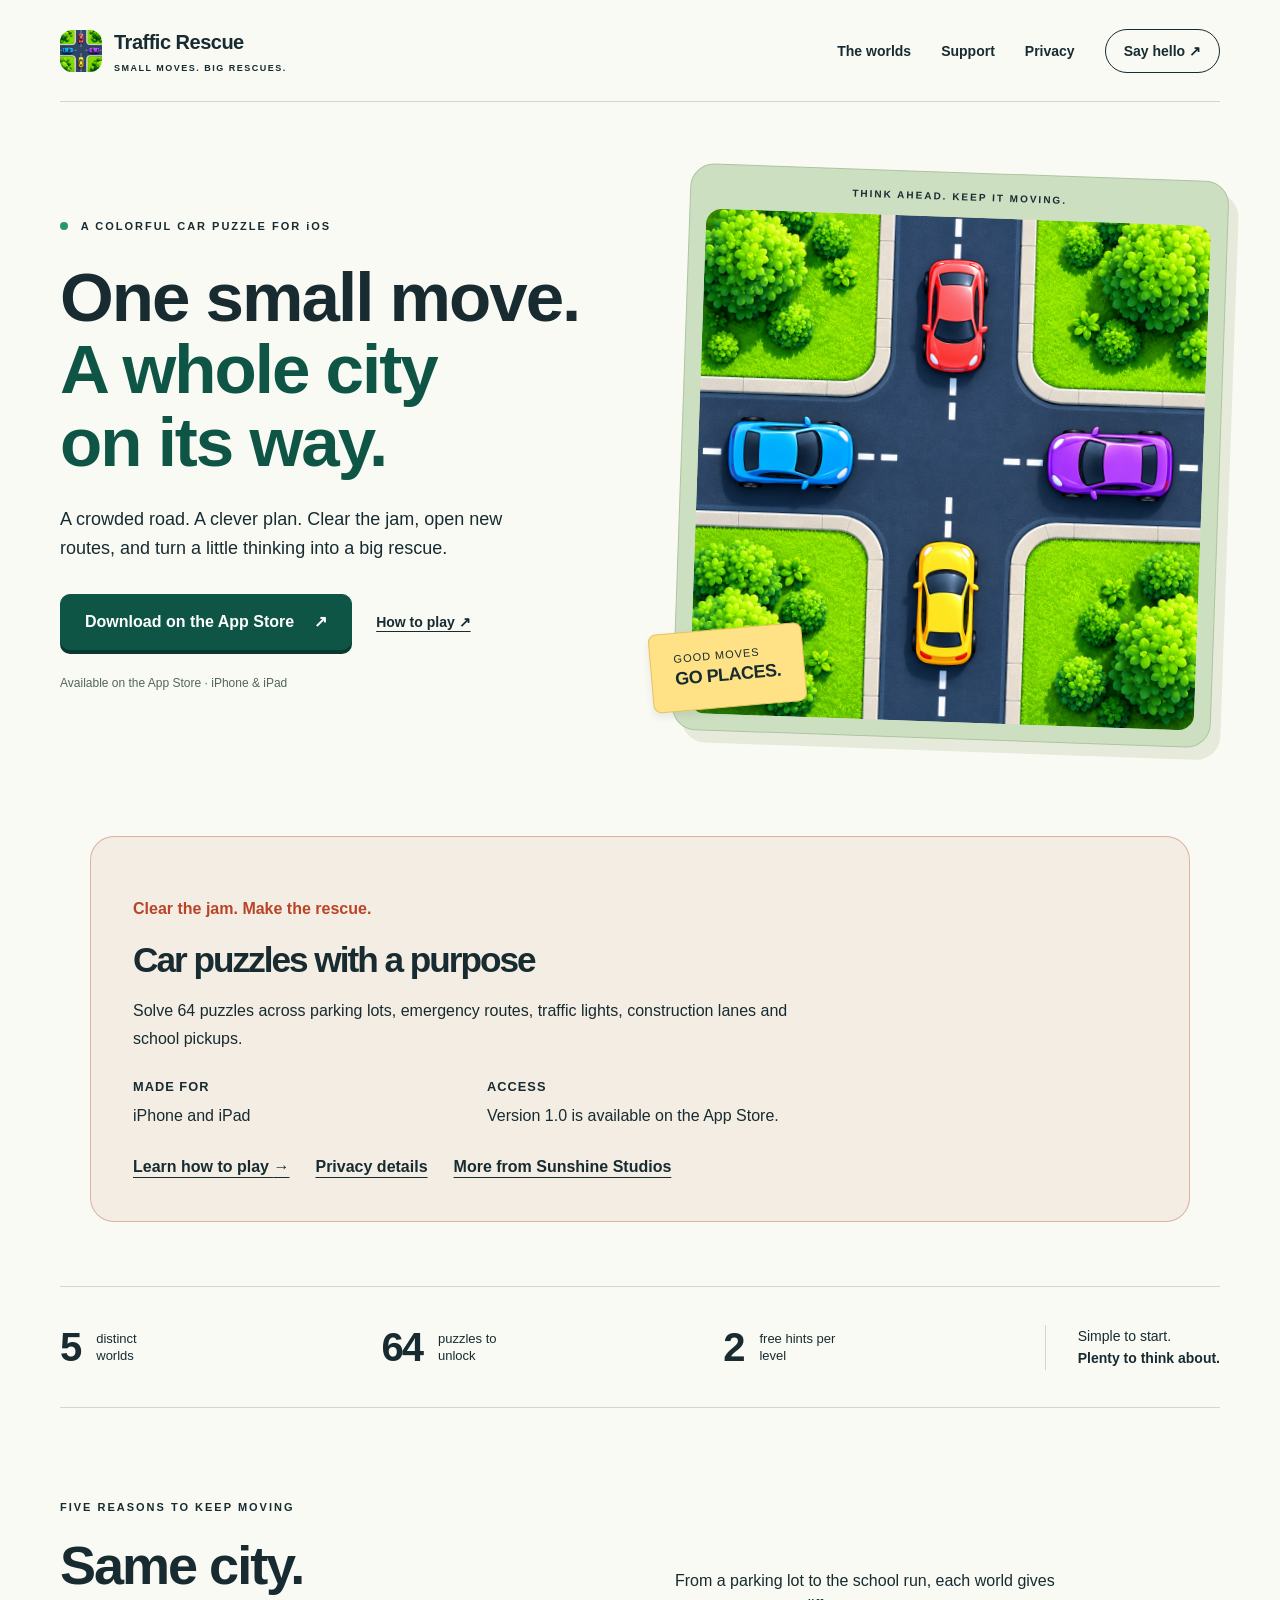
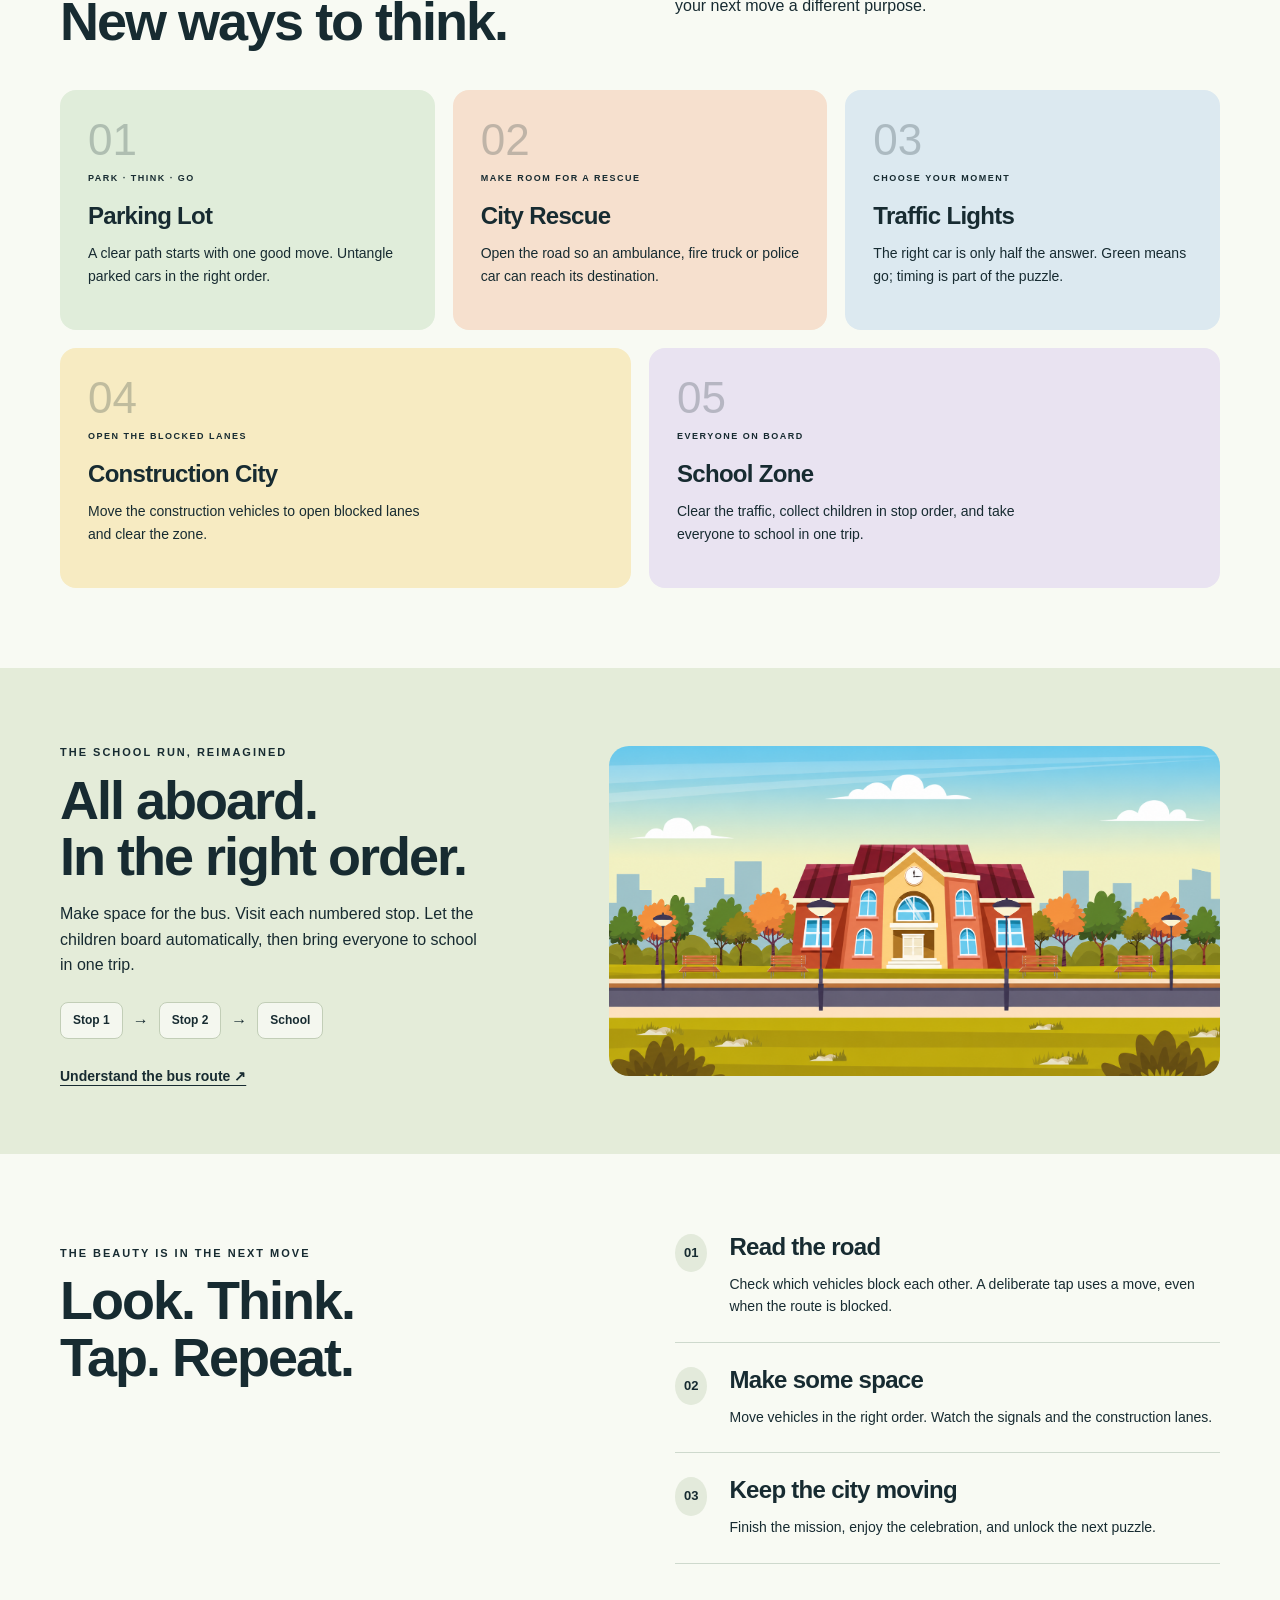
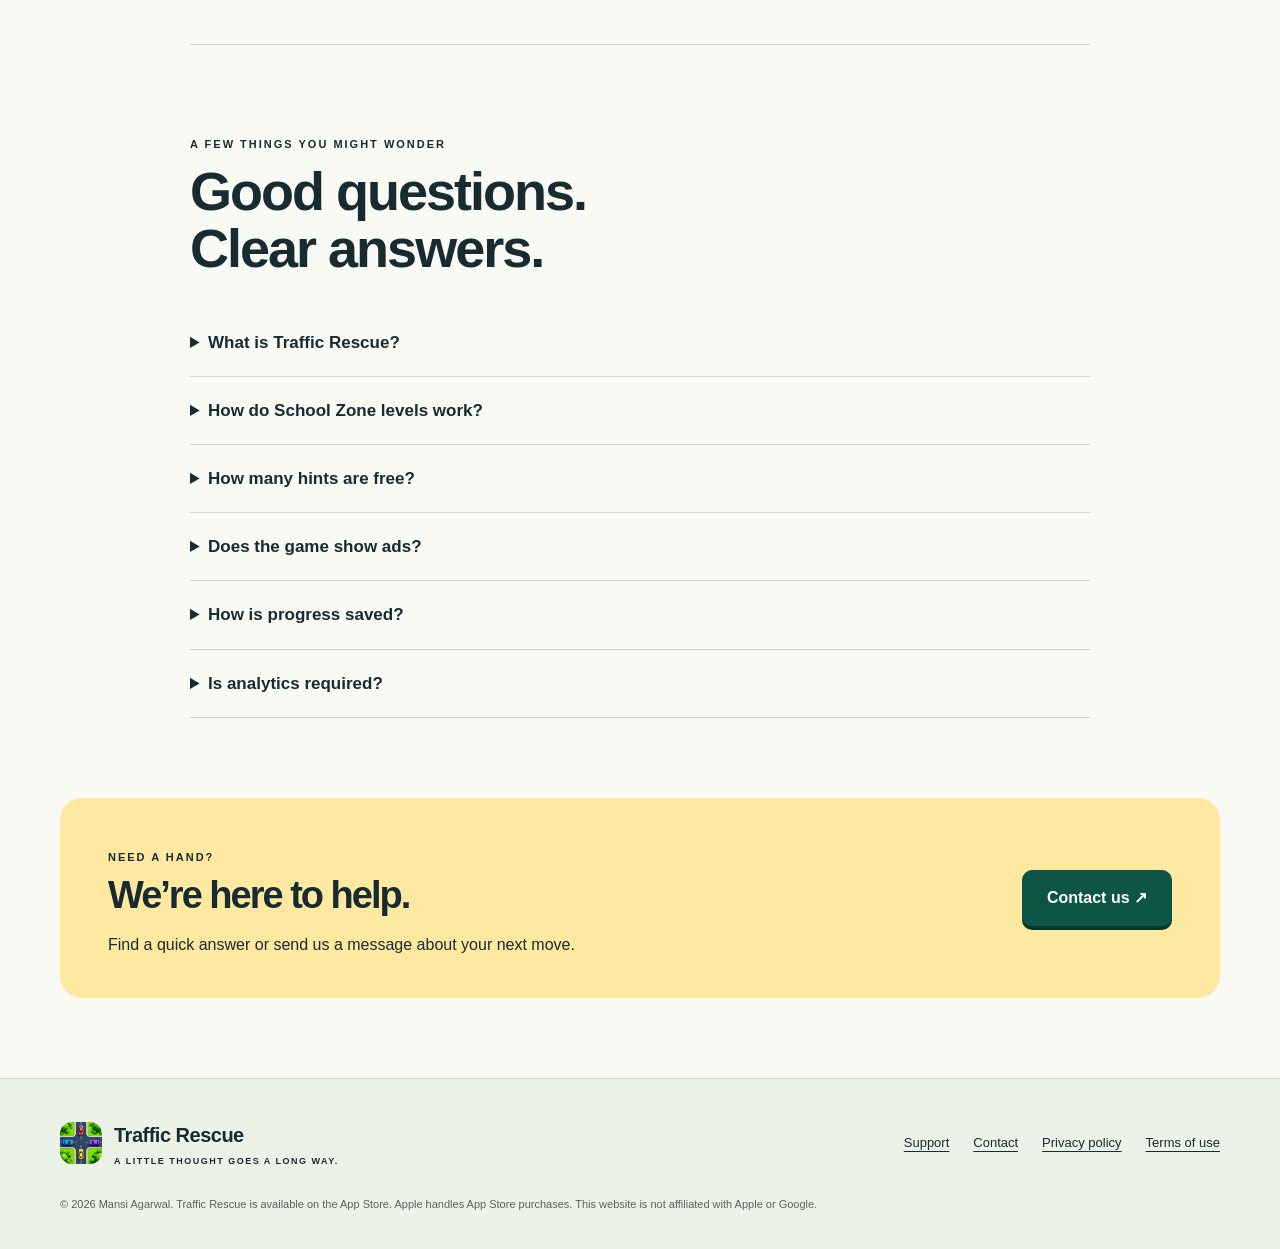
<file: index.html>
<!DOCTYPE html>

<html lang="en"><head><meta charset="utf-8"/><meta content="width=device-width,initial-scale=1" name="viewport"/><title>Traffic Rescue - Car Puzzles &amp; Parking Jam Game for iPhone</title><meta content="Discover Traffic Rescue: 64 colorful car puzzles across parking lots, city rescues, traffic lights, construction lanes and school bus pickups." name="description"/><meta content="#eef5e9" name="theme-color"/><meta content="index,follow" name="robots"/><meta content="website" property="og:type"/><meta content="Traffic Rescue - Car Puzzles &amp; Parking Jam Game for iPhone" property="og:title"/><meta content="Discover Traffic Rescue: 64 colorful car puzzles across parking lots, city rescues, traffic lights, construction lanes and school bus pickups." property="og:description"/><meta content="summary_large_image" name="twitter:card"/><link href="assets/traffic-icon.png" rel="icon"/><link href="assets/site.css" rel="stylesheet"/><script type="application/ld+json">{
  "@context": "https://schema.org",
  "@graph": [
    {
      "@type": "MobileApplication",
      "downloadUrl": "https://apps.apple.com/app/id6821971704",
      "softwareVersion": "1.0",
      "name": "Traffic Rescue",
      "applicationCategory": "GameApplication",
      "operatingSystem": "iOS",
      "description": "An iOS traffic puzzle game with five worlds and 64 levels, including parking, city rescues, traffic signals, construction lanes and school bus pickups.",
      "inLanguage": [
        "en",
        "ja",
        "de",
        "fr",
        "es",
        "pt-BR"
      ]
    },
    {
      "@type": "FAQPage",
      "mainEntity": [
        {
          "@type": "Question",
          "name": "What is Traffic Rescue?",
          "acceptedAnswer": {
            "@type": "Answer",
            "text": "Traffic Rescue is an iOS car puzzle game with five worlds and 64 levels. Move vehicles in the right order, work around obstacles, and open a route through the city."
          }
        },
        {
          "@type": "Question",
          "name": "How do School Zone levels work?",
          "acceptedAnswer": {
            "@type": "Answer",
            "text": "Clear the other traffic first. Tap the bus to visit the next numbered stop. Children board automatically, and the bus waits for the next tap. After the final pickup, one last tap takes everyone to school."
          }
        },
        {
          "@type": "Question",
          "name": "How many hints are free?",
          "acceptedAnswer": {
            "@type": "Answer",
            "text": "Each level includes two free hints. Replaying does not refill them. After that, you can choose to watch a rewarded ad for one extra hint. No coins are deducted."
          }
        },
        {
          "@type": "Question",
          "name": "Does the game show ads?",
          "acceptedAnswer": {
            "@type": "Answer",
            "text": "Free play includes optional rewarded ads for extra hints and an interstitial may appear after every third completed level. The one-time Lifetime Pro purchase removes both ad formats. Pro players receive two free hints per level; extra Pro hints cost 50 earned coins, with confirmation before spending."
          }
        },
        {
          "@type": "Question",
          "name": "How is progress saved?",
          "acceptedAnswer": {
            "@type": "Answer",
            "text": "Progress is saved locally. In Settings, Sync merges progress with your private iCloud save; Restore retrieves it. Use the same iCloud account on both devices. Last synced and Last restored update after successful server operations. A network connection and available iCloud storage are required."
          }
        },
        {
          "@type": "Question",
          "name": "Is analytics required?",
          "acceptedAnswer": {
            "@type": "Answer",
            "text": "Firebase Analytics starts automatically to measure gameplay and technical usage. The app has no analytics switch. Analytics advertising consent remains disabled; AdMob consent and tracking permission are handled separately. Read the privacy policy for details."
          }
        }
      ]
    }
  ]
}</script><script defer="" src="assets/site.js"></script><link href="https://themansigoel.github.io/traffic-rescue-web/" rel="canonical"/><meta content="https://themansigoel.github.io/traffic-rescue-web/" property="og:url"/><meta content="https://themansigoel.github.io/traffic-rescue-web/assets/traffic-icon.png" property="og:image"/><meta content="Traffic Rescue - Car Puzzles &amp; Parking Jam Game for iPhone" name="twitter:title"/><link href="site-polish.css" rel="stylesheet"/></head><body><a class="skip" href="#main">Skip to content</a><header class="wrap"><a class="brand" href="index.html"><img alt="" height="42" src="assets/traffic-icon.png" width="42"/><span>Traffic Rescue<span class="brand-note">SMALL MOVES. BIG RESCUES.</span></span></a><button aria-controls="navigation" aria-expanded="false" class="nav-toggle">Menu</button><nav aria-label="Main navigation" id="navigation"><a href="index.html#worlds">The worlds</a><a href="support.html">Support</a><a href="privacy.html">Privacy</a><a class="nav-contact" href="contact.html">Say hello <span aria-hidden="true">↗</span></a></nav></header><main id="main"><section class="wrap hero"><div class="hero-copy"><p class="eyebrow"><span class="dot"></span> A COLORFUL CAR PUZZLE FOR iOS</p><h1>One small move.<br/><em>A whole city<br/>on its way.</em></h1><p class="lead">A crowded road. A clever plan. Clear the jam, open new routes, and turn a little thinking into a big rescue.</p><div class="actions"><a class="button primary" href="https://apps.apple.com/app/id6821971704">Download on the App Store <span aria-hidden="true">↗</span></a><a class="text-link" href="support.html">How to play ↗</a></div><p class="release">Available on the App Store · iPhone &amp; iPad</p></div><div class="hero-art"><div class="art-label">THINK AHEAD. KEEP IT MOVING.</div><img alt="Four colorful cars facing different directions on intersecting roads with dashed white lane markings" decoding="async" fetchpriority="high" height="1024" loading="eager" src="assets/traffic-icon.png" width="1024"/><span class="art-sticker">GOOD MOVES<br/><strong>GO PLACES.</strong></span></div></section><section aria-labelledby="app-summary-title" class="studio-app-summary"><p class="studio-eyebrow">Clear the jam. Make the rescue.</p><h2 id="app-summary-title">Car puzzles with a purpose</h2><p>Solve 64 puzzles across parking lots, emergency routes, traffic lights, construction lanes and school pickups.</p><dl><div><dt>Made for</dt><dd>iPhone and iPad</dd></div><div><dt>Access</dt><dd>Version 1.0 is available on the App Store.</dd></div></dl><div class="studio-summary-links"><a href="support.html">Learn how to play <span aria-hidden="true">→</span></a><a href="privacy.html">Privacy details</a><a href="https://themansigoel.github.io/">More from Sunshine Studios</a></div></section><section aria-label="Game overview" class="wrap facts"><div><strong>5</strong><span>distinct worlds</span></div><div><strong>64</strong><span>puzzles to unlock</span></div><div><strong>2</strong><span>free hints per level</span></div><p>Simple to start.<br/><b>Plenty to think about.</b></p></section><section class="wrap section" id="worlds"><div class="section-heading"><p class="eyebrow">FIVE REASONS TO KEEP MOVING</p><h2>Same city.<br/>New ways to think.</h2><p>From a parking lot to the school run, each world gives your next move a different purpose.</p></div><div class="world-grid"><article class="world mint"><span class="world-number">01</span><p class="eyebrow">PARK · THINK · GO</p><h3>Parking Lot</h3><p>A clear path starts with one good move. Untangle parked cars in the right order.</p></article><article class="world peach"><span class="world-number">02</span><p class="eyebrow">MAKE ROOM FOR A RESCUE</p><h3>City Rescue</h3><p>Open the road so an ambulance, fire truck or police car can reach its destination.</p></article><article class="world blue"><span class="world-number">03</span><p class="eyebrow">CHOOSE YOUR MOMENT</p><h3>Traffic Lights</h3><p>The right car is only half the answer. Green means go; timing is part of the puzzle.</p></article><article class="world yellow"><span class="world-number">04</span><p class="eyebrow">OPEN THE BLOCKED LANES</p><h3>Construction City</h3><p>Move the construction vehicles to open blocked lanes and clear the zone.</p></article><article class="world purple"><span class="world-number">05</span><p class="eyebrow">EVERYONE ON BOARD</p><h3>School Zone</h3><p>Clear the traffic, collect children in stop order, and take everyone to school in one trip.</p></article></div></section><section class="school-feature"><div class="wrap school-grid"><div><p class="eyebrow">THE SCHOOL RUN, REIMAGINED</p><h2>All aboard.<br/>In the right order.</h2><p>Make space for the bus. Visit each numbered stop. Let the children board automatically, then bring everyone to school in one trip.</p><div aria-label="Pickup order" class="route"><span>Stop 1</span><b>→</b><span>Stop 2</span><b>→</b><span>School</span></div><a class="text-link" href="support.html#school">Understand the bus route ↗</a></div><img alt="Colorful school building from Traffic Rescue's School Zone background artwork" height="700" loading="lazy" src="assets/school.png" width="1500"/></div></section><section class="wrap section play-grid"><div><p class="eyebrow">THE BEAUTY IS IN THE NEXT MOVE</p><h2>Look. Think.<br/>Tap. Repeat.</h2></div><ol class="steps"><li><span>01</span><div><h3>Read the road</h3><p>Check which vehicles block each other. A deliberate tap uses a move, even when the route is blocked.</p></div></li><li><span>02</span><div><h3>Make some space</h3><p>Move vehicles in the right order. Watch the signals and the construction lanes.</p></div></li><li><span>03</span><div><h3>Keep the city moving</h3><p>Finish the mission, enjoy the celebration, and unlock the next puzzle.</p></div></li></ol></section><section class="wrap section faq" id="faq"><p class="eyebrow">A FEW THINGS YOU MIGHT WONDER</p><h2>Good questions.<br/>Clear answers.</h2><details><summary>What is Traffic Rescue?</summary><p>Traffic Rescue is an iOS car puzzle game with five worlds and 64 levels. Move vehicles in the right order, work around obstacles, and open a route through the city.</p></details><details><summary>How do School Zone levels work?</summary><p>Clear the other traffic first. Tap the bus to visit the next numbered stop. Children board automatically, and the bus waits for the next tap. After the final pickup, one last tap takes everyone to school.</p></details><details><summary>How many hints are free?</summary><p>Each level includes two free hints. Replaying does not refill them. After that, you can choose to watch a rewarded ad for one extra hint. No coins are deducted.</p></details><details><summary>Does the game show ads?</summary><p>Free play includes optional rewarded ads for extra hints and an interstitial may appear after every third completed level. The one-time Lifetime Pro purchase removes both ad formats. Pro players receive two free hints per level; extra Pro hints cost 50 earned coins, with confirmation before spending.</p></details><details><summary>How is progress saved?</summary><p>Progress is saved locally. In Settings, Sync merges progress with your private iCloud save; Restore retrieves it. Use the same iCloud account on both devices. Last synced and Last restored update after successful server operations. A network connection and available iCloud storage are required.</p></details><details><summary>Is analytics required?</summary><p>Firebase Analytics starts automatically to measure gameplay and technical usage. The app has no analytics switch. Analytics advertising consent remains disabled; AdMob consent and tracking permission are handled separately. Read the privacy policy for details.</p></details></section><section class="wrap cta"><div><p class="eyebrow">NEED A HAND?</p><h2>We’re here to help.</h2><p>Find a quick answer or send us a message about your next move.</p></div><a class="button primary" href="contact.html">Contact us ↗</a></section></main><footer><div class="wrap footer-grid"><a class="brand" href="index.html"><img alt="" decoding="async" height="42" loading="lazy" src="assets/traffic-icon.png" width="42"/><span>Traffic Rescue<span class="brand-note">A LITTLE THOUGHT GOES A LONG WAY.</span></span></a><div><a href="support.html">Support</a><a href="contact.html">Contact</a><a href="privacy.html">Privacy policy</a><a href="https://www.apple.com/legal/internet-services/itunes/dev/stdeula/">Terms of use</a></div></div><p class="wrap footer-fine">© 2026 Mansi Agarwal. Traffic Rescue is available on the App Store. Apple handles App Store purchases. This website is not affiliated with Apple or Google.</p></footer></body></html>
</file>
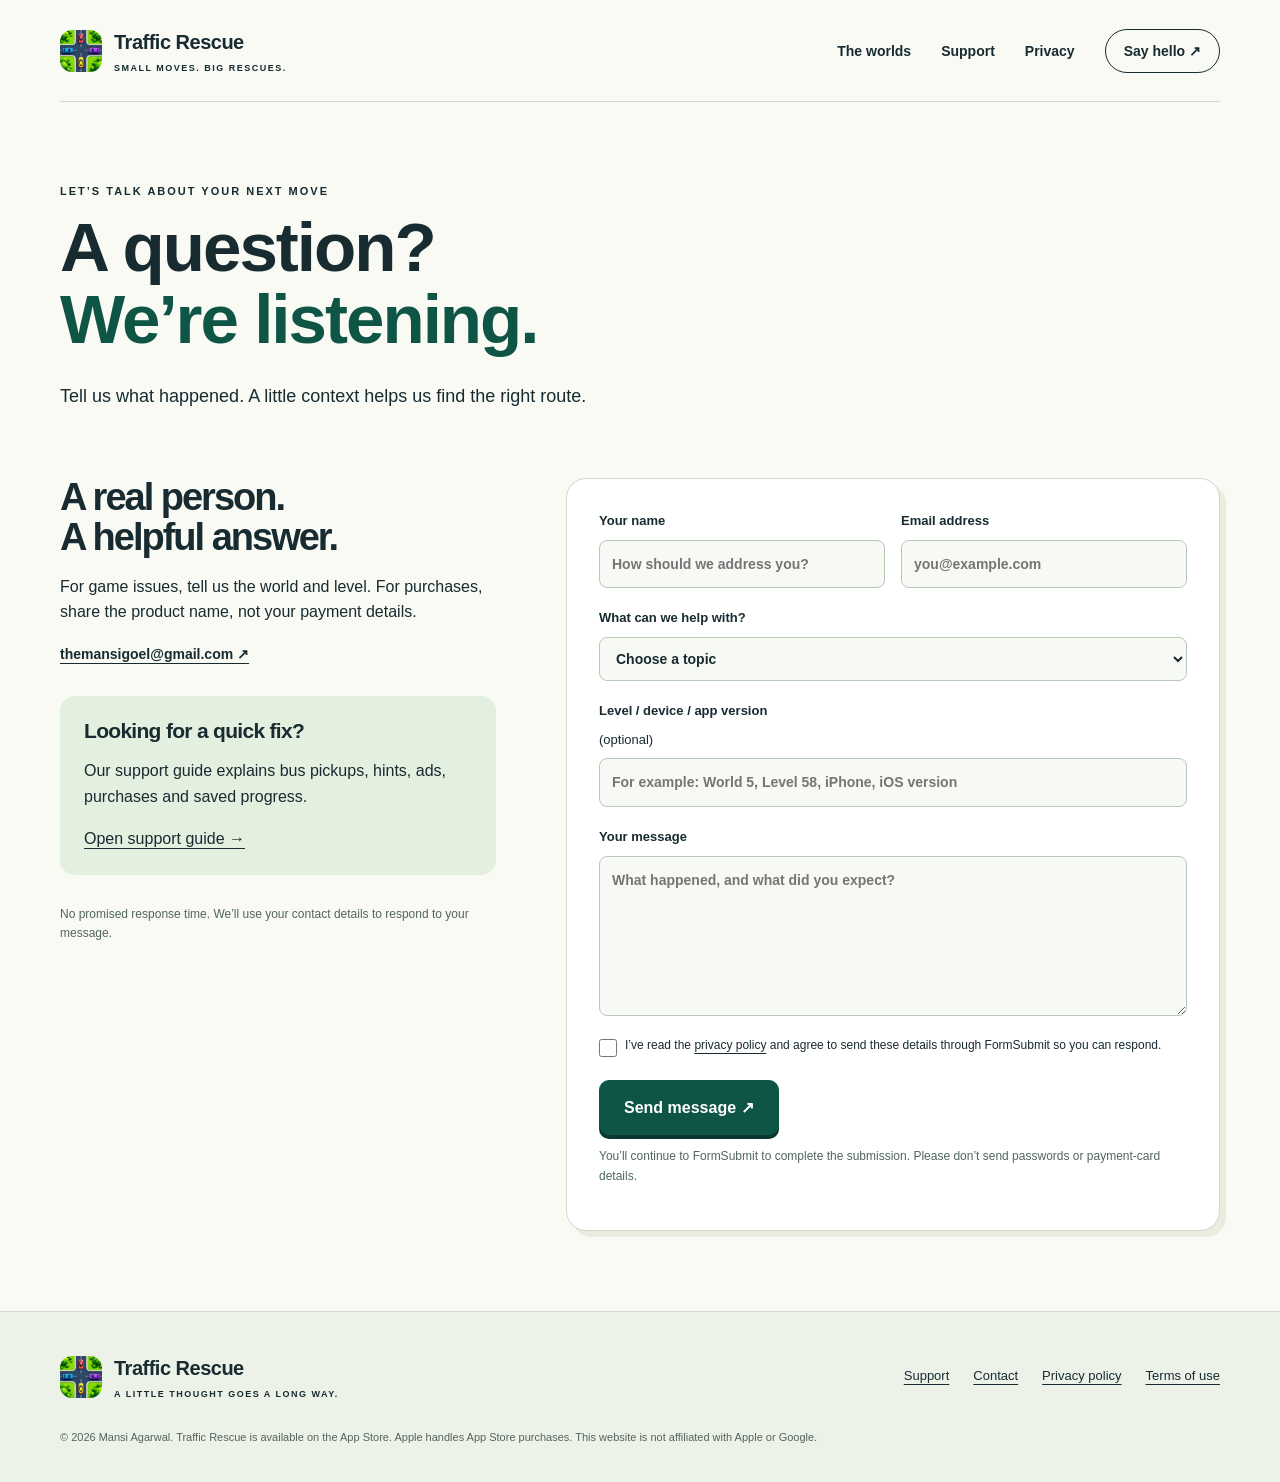
<file: contact.html>
<!DOCTYPE html>

<html lang="en"><head><meta charset="utf-8"/><meta content="width=device-width,initial-scale=1" name="viewport"/><title>Contact Traffic Rescue - Gameplay, Purchases &amp; Privacy Support</title><meta content="Contact the Traffic Rescue developer for gameplay help, purchase issues, privacy requests or feedback using our FormSubmit contact form." name="description"/><meta content="#eef5e9" name="theme-color"/><meta content="index,follow" name="robots"/><meta content="website" property="og:type"/><meta content="Contact Traffic Rescue - Gameplay, Purchases &amp; Privacy Support" property="og:title"/><meta content="Contact the Traffic Rescue developer for gameplay help, purchase issues, privacy requests or feedback using our FormSubmit contact form." property="og:description"/><meta content="summary_large_image" name="twitter:card"/><link href="assets/traffic-icon.png" rel="icon"/><link href="assets/site.css" rel="stylesheet"/><script type="application/ld+json">{
  "@context": "https://schema.org",
  "@type": "WebPage",
  "name": "Contact Traffic Rescue - Gameplay, Purchases & Privacy Support",
  "description": "Contact the Traffic Rescue developer for gameplay help, purchase issues, privacy requests or feedback using our FormSubmit contact form.",
  "inLanguage": "en"
}</script><script defer="" src="assets/site.js"></script><link href="https://themansigoel.github.io/traffic-rescue-web/contact.html" rel="canonical"/><meta content="https://themansigoel.github.io/traffic-rescue-web/contact.html" property="og:url"/><meta content="https://themansigoel.github.io/traffic-rescue-web/assets/traffic-icon.png" property="og:image"/><link href="site-polish.css" rel="stylesheet"/></head><body><a class="skip" href="#main">Skip to content</a><header class="wrap"><a class="brand" href="index.html"><img alt="" height="42" src="assets/traffic-icon.png" width="42"/><span>Traffic Rescue<span class="brand-note">SMALL MOVES. BIG RESCUES.</span></span></a><button aria-controls="navigation" aria-expanded="false" class="nav-toggle">Menu</button><nav aria-label="Main navigation" id="navigation"><a href="index.html#worlds">The worlds</a><a href="support.html">Support</a><a href="privacy.html">Privacy</a><a class="nav-contact" href="contact.html">Say hello <span aria-hidden="true">↗</span></a></nav></header><main id="main"><section class="wrap page-heading"><p class="eyebrow">LET’S TALK ABOUT YOUR NEXT MOVE</p><h1>A question?<br/><em>We’re listening.</em></h1><p class="lead">Tell us what happened. A little context helps us find the right route.</p></section><section class="wrap contact-grid"><div class="contact-notes"><h2>A real person.<br/>A helpful answer.</h2><p>For game issues, tell us the world and level. For purchases, share the product name, not your payment details.</p><a class="text-link" href="mailto:themansigoel@gmail.com">themansigoel@gmail.com ↗</a><div class="small-card"><h3>Looking for a quick fix?</h3><p>Our support guide explains bus pickups, hints, ads, purchases and saved progress.</p><a href="support.html">Open support guide →</a></div><p class="fine">No promised response time. We’ll use your contact details to respond to your message.</p></div><form action="https://formsubmit.co/themansigoel@gmail.com" class="contact-form" method="POST"><input name="_subject" type="hidden" value="Traffic Rescue support message"/><input name="_template" type="hidden" value="table"/><input aria-hidden="true" autocomplete="off" class="honeypot" name="_honey" tabindex="-1" type="text"/><div class="form-row"><label>Your name<input autocomplete="name" maxlength="100" name="name" placeholder="How should we address you?" required=""/></label><label>Email address<input autocomplete="email" maxlength="254" name="email" placeholder="you@example.com" required="" type="email"/></label></div><label>What can we help with?<select name="topic" required=""><option value="">Choose a topic</option><option>Gameplay or a level</option><option>Hints or advertisements</option><option>Purchases or restoration</option><option>Progress or iCloud</option><option>Privacy request</option><option>Feedback or something else</option></select></label><label>Level / device / app version <span>(optional)</span><input maxlength="200" name="context" placeholder="For example: World 5, Level 58, iPhone, iOS version"/></label><label>Your message<textarea maxlength="4000" minlength="10" name="message" placeholder="What happened, and what did you expect?" required="" rows="6"></textarea></label><label class="consent"><input name="privacy_consent" required="" type="checkbox" value="accepted"/><span>I’ve read the <a href="privacy.html">privacy policy</a> and agree to send these details through FormSubmit so you can respond.</span></label><button class="button primary" type="submit">Send message ↗</button><p class="fine">You’ll continue to FormSubmit to complete the submission. Please don’t send passwords or payment-card details.</p></form></section></main><footer><div class="wrap footer-grid"><a class="brand" href="index.html"><img alt="" height="42" src="assets/traffic-icon.png" width="42"/><span>Traffic Rescue<span class="brand-note">A LITTLE THOUGHT GOES A LONG WAY.</span></span></a><div><a href="support.html">Support</a><a href="contact.html">Contact</a><a href="privacy.html">Privacy policy</a><a href="https://www.apple.com/legal/internet-services/itunes/dev/stdeula/">Terms of use</a></div></div><p class="wrap footer-fine">© 2026 Mansi Agarwal. Traffic Rescue is available on the App Store. Apple handles App Store purchases. This website is not affiliated with Apple or Google.</p></footer></body></html>
</file>
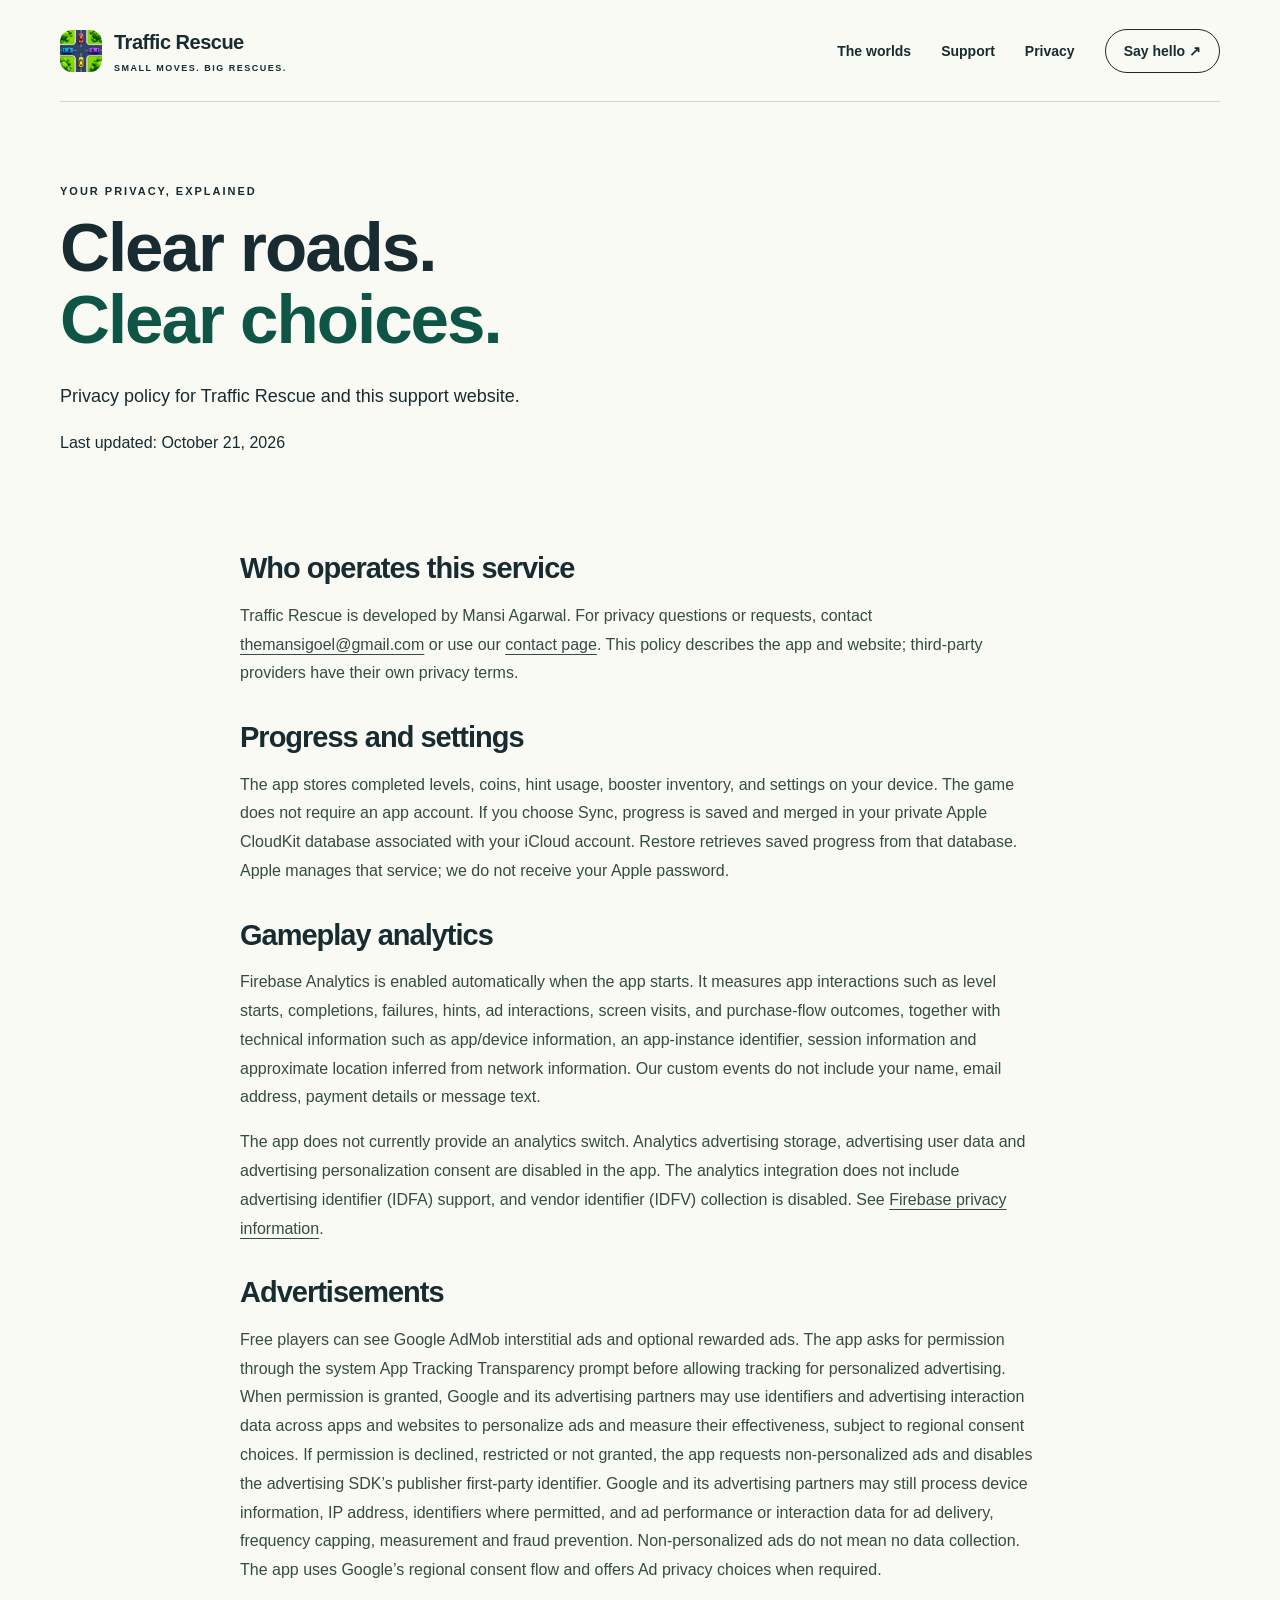
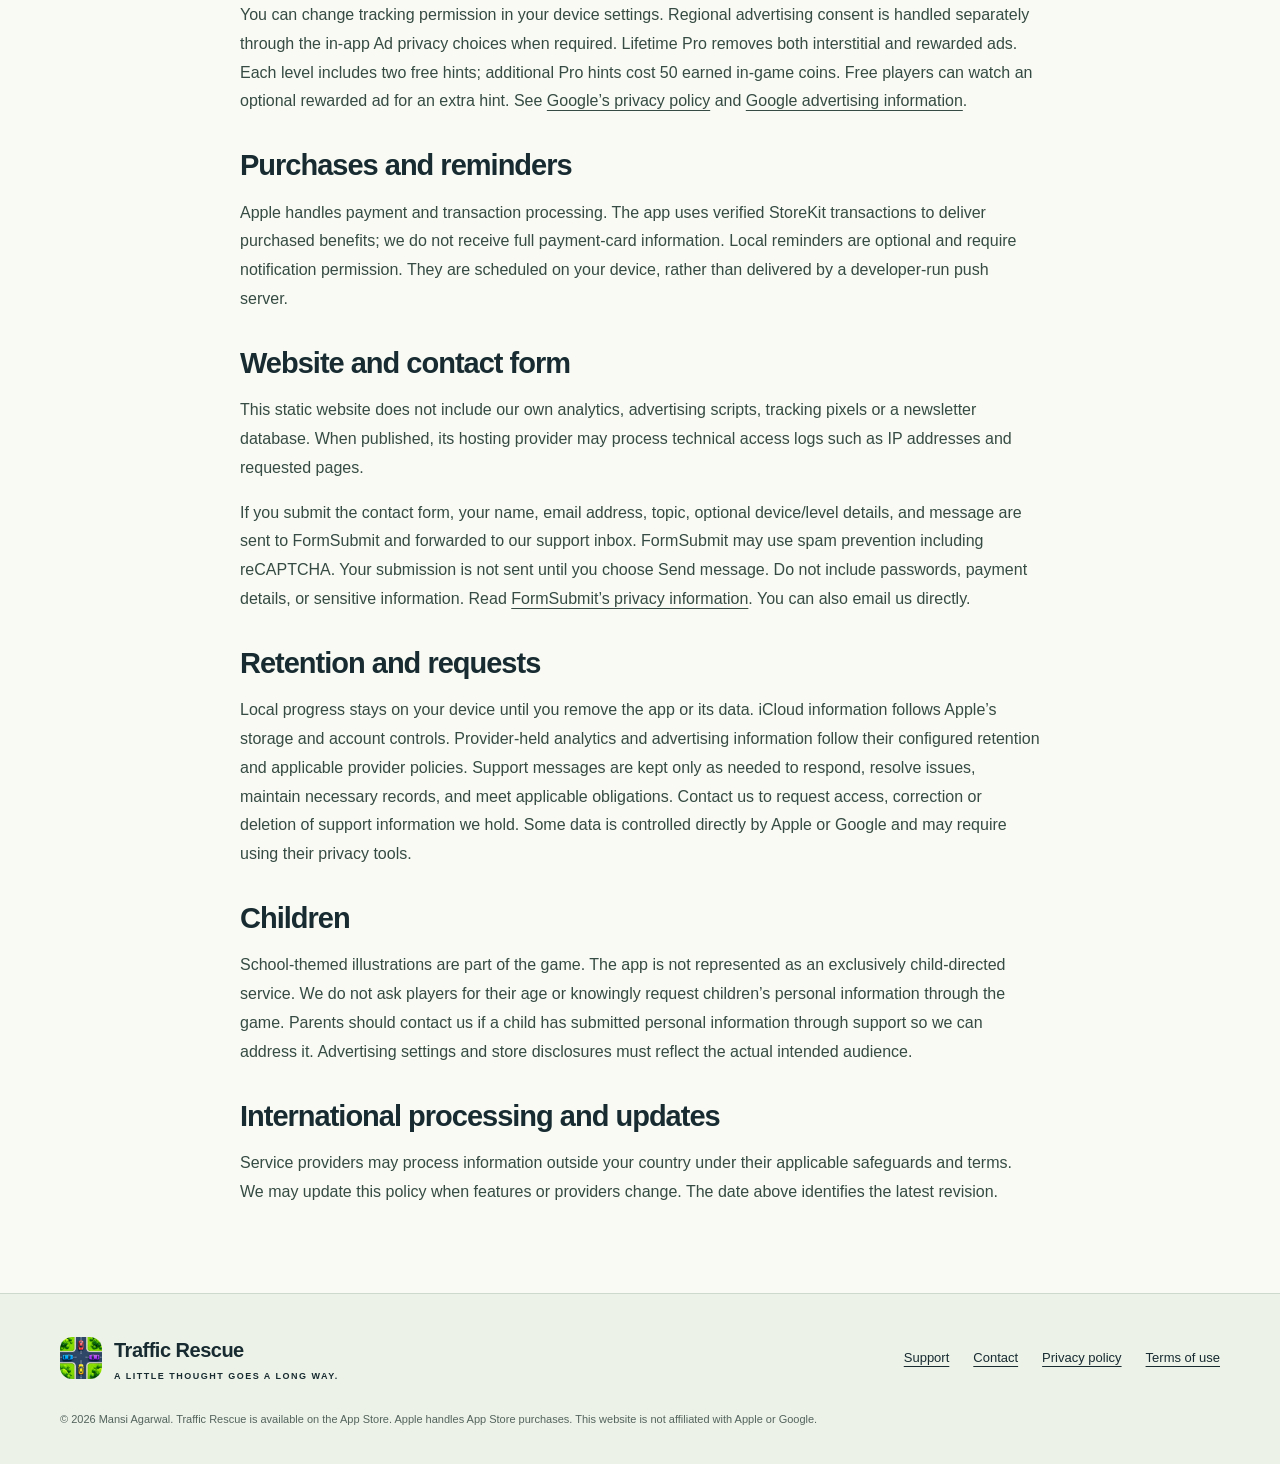
<file: privacy.html>
<!DOCTYPE html>

<html lang="en"><head><meta charset="utf-8"/><meta content="width=device-width,initial-scale=1" name="viewport"/><title>Traffic Rescue Privacy Policy - Ads, Analytics &amp; iCloud</title><meta content="Read how Traffic Rescue handles device progress, Firebase gameplay analytics, AdMob ads, Apple purchases, iCloud synchronization and support messages." name="description"/><meta content="#eef5e9" name="theme-color"/><meta content="index,follow" name="robots"/><meta content="website" property="og:type"/><meta content="Traffic Rescue Privacy Policy - Ads, Analytics &amp; iCloud" property="og:title"/><meta content="Read how Traffic Rescue handles device progress, Firebase gameplay analytics, AdMob ads, Apple purchases, iCloud synchronization and support messages." property="og:description"/><meta content="summary_large_image" name="twitter:card"/><link href="assets/traffic-icon.png" rel="icon"/><link href="assets/site.css" rel="stylesheet"/><script type="application/ld+json">{
  "@context": "https://schema.org",
  "@type": "WebPage",
  "name": "Traffic Rescue Privacy Policy - Ads, Analytics & iCloud",
  "description": "Read how Traffic Rescue handles device progress, Firebase gameplay analytics, AdMob ads, Apple purchases, iCloud synchronization and support messages.",
  "inLanguage": "en"
}</script><script defer="" src="assets/site.js"></script><link href="https://themansigoel.github.io/traffic-rescue-web/privacy.html" rel="canonical"/><meta content="https://themansigoel.github.io/traffic-rescue-web/privacy.html" property="og:url"/><meta content="https://themansigoel.github.io/traffic-rescue-web/assets/traffic-icon.png" property="og:image"/><link href="site-polish.css" rel="stylesheet"/></head><body><a class="skip" href="#main">Skip to content</a><header class="wrap"><a class="brand" href="index.html"><img alt="" height="42" src="assets/traffic-icon.png" width="42"/><span>Traffic Rescue<span class="brand-note">SMALL MOVES. BIG RESCUES.</span></span></a><button aria-controls="navigation" aria-expanded="false" class="nav-toggle">Menu</button><nav aria-label="Main navigation" id="navigation"><a href="index.html#worlds">The worlds</a><a href="support.html">Support</a><a href="privacy.html">Privacy</a><a class="nav-contact" href="contact.html">Say hello <span aria-hidden="true">↗</span></a></nav></header><main id="main"><section class="wrap page-heading"><p class="eyebrow">YOUR PRIVACY, EXPLAINED</p><h1>Clear roads.<br/><em>Clear choices.</em></h1><p class="lead">Privacy policy for Traffic Rescue and this support website.</p><p>Last updated: October 21, 2026</p></section><article class="wrap article policy"><h2>Who operates this service</h2><p>Traffic Rescue is developed by Mansi Agarwal. For privacy questions or requests, contact <a href="mailto:themansigoel@gmail.com">themansigoel@gmail.com</a> or use our <a href="contact.html">contact page</a>. This policy describes the app and website; third-party providers have their own privacy terms.</p><h2>Progress and settings</h2><p>The app stores completed levels, coins, hint usage, booster inventory, and settings on your device. The game does not require an app account. If you choose Sync, progress is saved and merged in your private Apple CloudKit database associated with your iCloud account. Restore retrieves saved progress from that database. Apple manages that service; we do not receive your Apple password.</p><h2>Gameplay analytics</h2><p>Firebase Analytics is enabled automatically when the app starts. It measures app interactions such as level starts, completions, failures, hints, ad interactions, screen visits, and purchase-flow outcomes, together with technical information such as app/device information, an app-instance identifier, session information and approximate location inferred from network information. Our custom events do not include your name, email address, payment details or message text.</p><p>The app does not currently provide an analytics switch. Analytics advertising storage, advertising user data and advertising personalization consent are disabled in the app. The analytics integration does not include advertising identifier (IDFA) support, and vendor identifier (IDFV) collection is disabled. See <a href="https://firebase.google.com/support/privacy">Firebase privacy information</a>.</p><h2>Advertisements</h2><p>Free players can see Google AdMob interstitial ads and optional rewarded ads. The app asks for permission through the system App Tracking Transparency prompt before allowing tracking for personalized advertising. When permission is granted, Google and its advertising partners may use identifiers and advertising interaction data across apps and websites to personalize ads and measure their effectiveness, subject to regional consent choices. If permission is declined, restricted or not granted, the app requests non-personalized ads and disables the advertising SDK’s publisher first-party identifier. Google and its advertising partners may still process device information, IP address, identifiers where permitted, and ad performance or interaction data for ad delivery, frequency capping, measurement and fraud prevention. Non-personalized ads do not mean no data collection. The app uses Google’s regional consent flow and offers Ad privacy choices when required.</p><p>You can change tracking permission in your device settings. Regional advertising consent is handled separately through the in-app Ad privacy choices when required. Lifetime Pro removes both interstitial and rewarded ads. Each level includes two free hints; additional Pro hints cost 50 earned in-game coins. Free players can watch an optional rewarded ad for an extra hint. See <a href="https://policies.google.com/privacy">Google’s privacy policy</a> and <a href="https://www.google.com/policies/technologies/ads/">Google advertising information</a>.</p><h2>Purchases and reminders</h2><p>Apple handles payment and transaction processing. The app uses verified StoreKit transactions to deliver purchased benefits; we do not receive full payment-card information. Local reminders are optional and require notification permission. They are scheduled on your device, rather than delivered by a developer-run push server.</p><h2>Website and contact form</h2><p>This static website does not include our own analytics, advertising scripts, tracking pixels or a newsletter database. When published, its hosting provider may process technical access logs such as IP addresses and requested pages.</p><p>If you submit the contact form, your name, email address, topic, optional device/level details, and message are sent to FormSubmit and forwarded to our support inbox. FormSubmit may use spam prevention including reCAPTCHA. Your submission is not sent until you choose Send message. Do not include passwords, payment details, or sensitive information. Read <a href="https://formsubmit.co/privacy">FormSubmit’s privacy information</a>. You can also email us directly.</p><h2>Retention and requests</h2><p>Local progress stays on your device until you remove the app or its data. iCloud information follows Apple’s storage and account controls. Provider-held analytics and advertising information follow their configured retention and applicable provider policies. Support messages are kept only as needed to respond, resolve issues, maintain necessary records, and meet applicable obligations. Contact us to request access, correction or deletion of support information we hold. Some data is controlled directly by Apple or Google and may require using their privacy tools.</p><h2>Children</h2><p>School-themed illustrations are part of the game. The app is not represented as an exclusively child-directed service. We do not ask players for their age or knowingly request children’s personal information through the game. Parents should contact us if a child has submitted personal information through support so we can address it. Advertising settings and store disclosures must reflect the actual intended audience.</p><h2>International processing and updates</h2><p>Service providers may process information outside your country under their applicable safeguards and terms. We may update this policy when features or providers change. The date above identifies the latest revision.</p></article></main><footer><div class="wrap footer-grid"><a class="brand" href="index.html"><img alt="" height="42" src="assets/traffic-icon.png" width="42"/><span>Traffic Rescue<span class="brand-note">A LITTLE THOUGHT GOES A LONG WAY.</span></span></a><div><a href="support.html">Support</a><a href="contact.html">Contact</a><a href="privacy.html">Privacy policy</a><a href="https://www.apple.com/legal/internet-services/itunes/dev/stdeula/">Terms of use</a></div></div><p class="wrap footer-fine">© 2026 Mansi Agarwal. Traffic Rescue is available on the App Store. Apple handles App Store purchases. This website is not affiliated with Apple or Google.</p></footer></body></html>
</file>
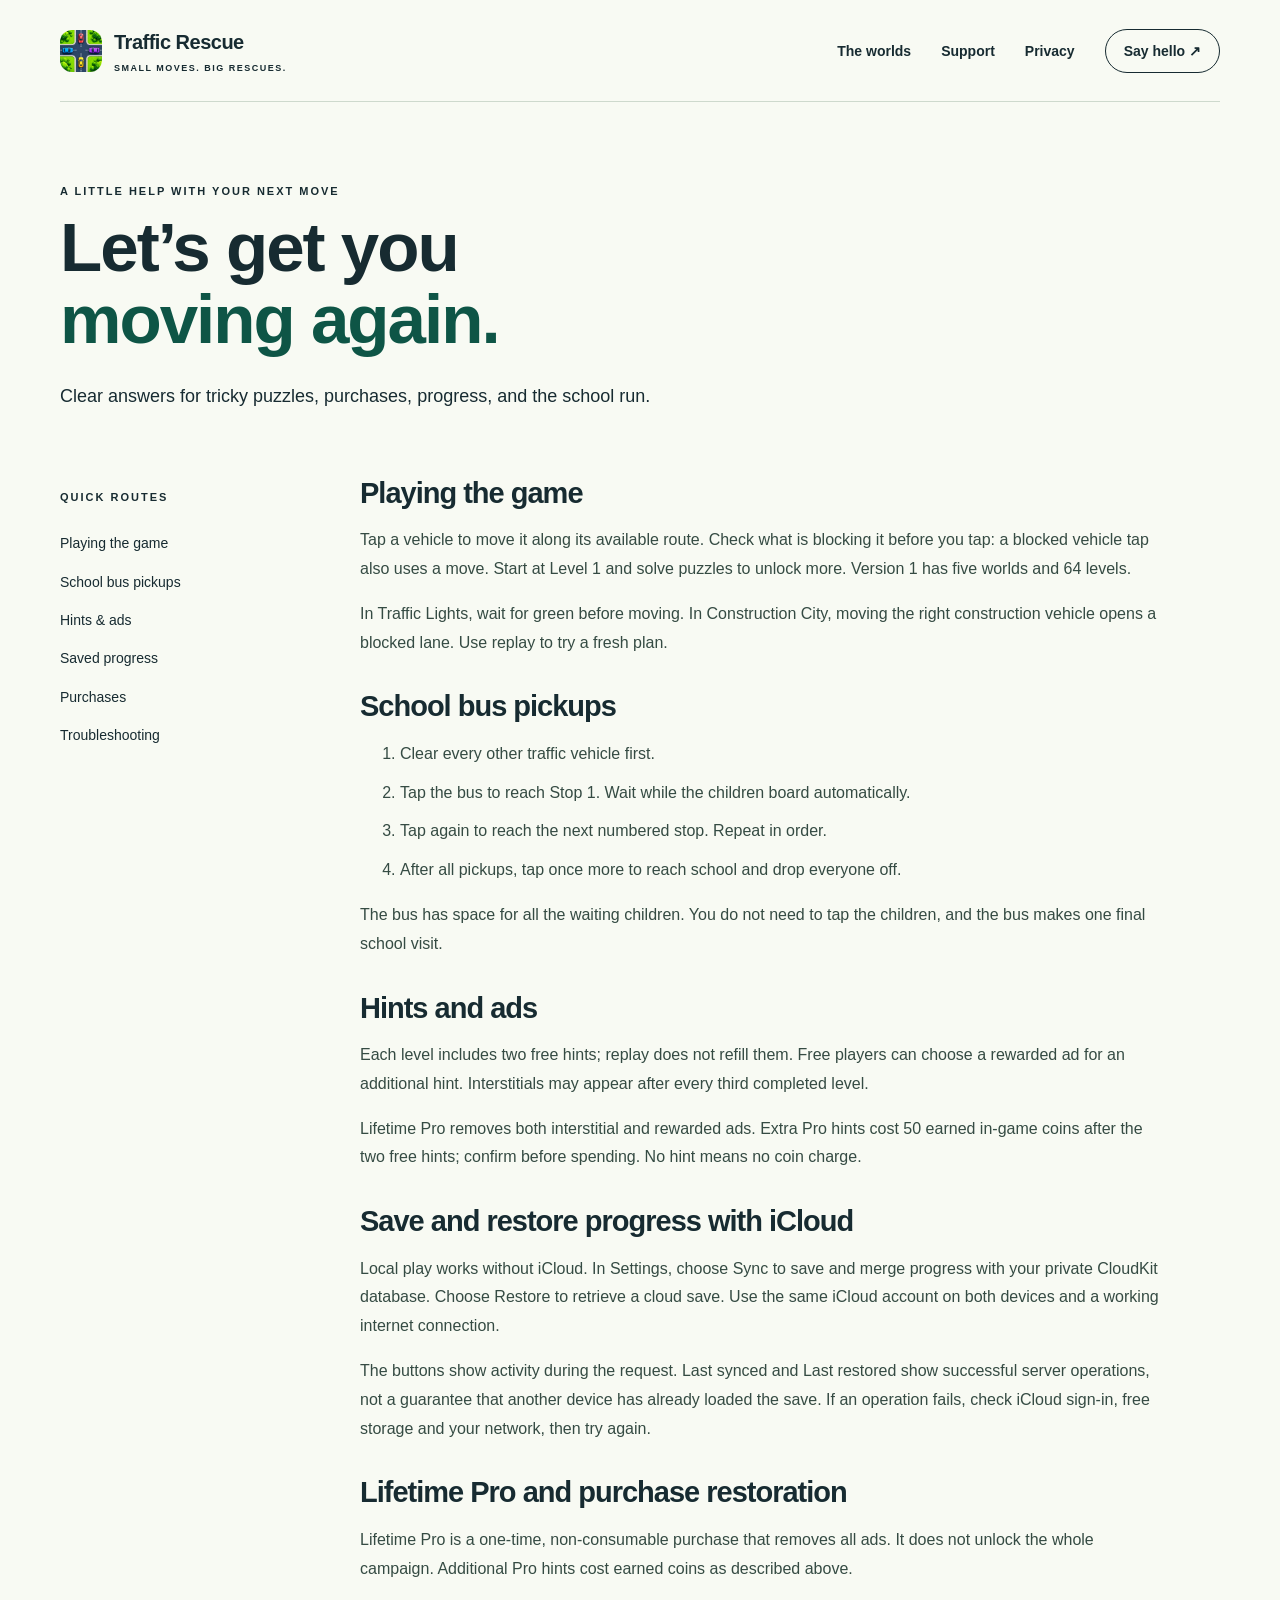
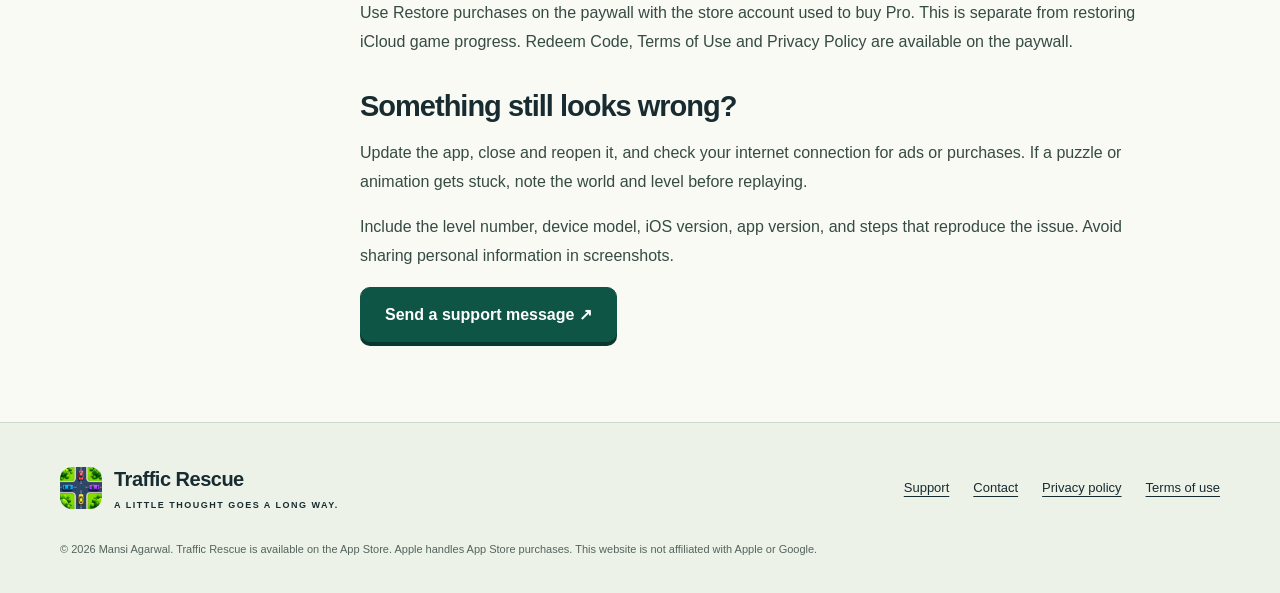
<file: support.html>
<!DOCTYPE html>

<html lang="en"><head><meta charset="utf-8"/><meta content="width=device-width,initial-scale=1" name="viewport"/><title>Traffic Rescue Support - Hints, Bus Pickups &amp; Saved Progress</title><meta content="Get help with Traffic Rescue puzzles, ordered school bus pickups, free hints, ads, purchases, restoration and optional iCloud synchronization." name="description"/><meta content="#eef5e9" name="theme-color"/><meta content="index,follow" name="robots"/><meta content="website" property="og:type"/><meta content="Traffic Rescue Support - Hints, Bus Pickups &amp; Saved Progress" property="og:title"/><meta content="Get help with Traffic Rescue puzzles, ordered school bus pickups, free hints, ads, purchases, restoration and optional iCloud synchronization." property="og:description"/><meta content="summary_large_image" name="twitter:card"/><link href="assets/traffic-icon.png" rel="icon"/><link href="assets/site.css" rel="stylesheet"/><script type="application/ld+json">{
  "@context": "https://schema.org",
  "@type": "WebPage",
  "name": "Traffic Rescue Support - Hints, Bus Pickups & Saved Progress",
  "description": "Get help with Traffic Rescue puzzles, ordered school bus pickups, free hints, ads, purchases, restoration and optional iCloud synchronization.",
  "inLanguage": "en"
}</script><script defer="" src="assets/site.js"></script><link href="https://themansigoel.github.io/traffic-rescue-web/support.html" rel="canonical"/><meta content="https://themansigoel.github.io/traffic-rescue-web/support.html" property="og:url"/><meta content="https://themansigoel.github.io/traffic-rescue-web/assets/traffic-icon.png" property="og:image"/><link href="site-polish.css" rel="stylesheet"/></head><body><a class="skip" href="#main">Skip to content</a><header class="wrap"><a class="brand" href="index.html"><img alt="" height="42" src="assets/traffic-icon.png" width="42"/><span>Traffic Rescue<span class="brand-note">SMALL MOVES. BIG RESCUES.</span></span></a><button aria-controls="navigation" aria-expanded="false" class="nav-toggle">Menu</button><nav aria-label="Main navigation" id="navigation"><a href="index.html#worlds">The worlds</a><a href="support.html">Support</a><a href="privacy.html">Privacy</a><a class="nav-contact" href="contact.html">Say hello <span aria-hidden="true">↗</span></a></nav></header><main id="main"><section class="wrap page-heading"><p class="eyebrow">A LITTLE HELP WITH YOUR NEXT MOVE</p><h1>Let’s get you<br/><em>moving again.</em></h1><p class="lead">Clear answers for tricky puzzles, purchases, progress, and the school run.</p></section><div class="wrap support-layout"><aside class="toc"><p class="eyebrow">QUICK ROUTES</p><a href="#playing">Playing the game</a><a href="#school">School bus pickups</a><a href="#hints">Hints &amp; ads</a><a href="#progress">Saved progress</a><a href="#purchases">Purchases</a><a href="#troubleshooting">Troubleshooting</a></aside><div class="article"><section id="playing"><h2>Playing the game</h2><p>Tap a vehicle to move it along its available route. Check what is blocking it before you tap: a blocked vehicle tap also uses a move. Start at Level 1 and solve puzzles to unlock more. Version 1 has five worlds and 64 levels.</p><p>In Traffic Lights, wait for green before moving. In Construction City, moving the right construction vehicle opens a blocked lane. Use replay to try a fresh plan.</p></section><section id="school"><h2>School bus pickups</h2><ol><li>Clear every other traffic vehicle first.</li><li>Tap the bus to reach Stop 1. Wait while the children board automatically.</li><li>Tap again to reach the next numbered stop. Repeat in order.</li><li>After all pickups, tap once more to reach school and drop everyone off.</li></ol><p>The bus has space for all the waiting children. You do not need to tap the children, and the bus makes one final school visit.</p></section><section id="hints"><h2>Hints and ads</h2><p>Each level includes two free hints; replay does not refill them. Free players can choose a rewarded ad for an additional hint. Interstitials may appear after every third completed level.</p><p>Lifetime Pro removes both interstitial and rewarded ads. Extra Pro hints cost 50 earned in-game coins after the two free hints; confirm before spending. No hint means no coin charge.</p></section><section id="progress"><h2>Save and restore progress with iCloud</h2><p>Local play works without iCloud. In Settings, choose Sync to save and merge progress with your private CloudKit database. Choose Restore to retrieve a cloud save. Use the same iCloud account on both devices and a working internet connection.</p><p>The buttons show activity during the request. Last synced and Last restored show successful server operations, not a guarantee that another device has already loaded the save. If an operation fails, check iCloud sign-in, free storage and your network, then try again.</p></section><section id="purchases"><h2>Lifetime Pro and purchase restoration</h2><p>Lifetime Pro is a one-time, non-consumable purchase that removes all ads. It does not unlock the whole campaign. Additional Pro hints cost earned coins as described above.</p><p>Use Restore purchases on the paywall with the store account used to buy Pro. This is separate from restoring iCloud game progress. Redeem Code, Terms of Use and Privacy Policy are available on the paywall.</p></section><section id="troubleshooting"><h2>Something still looks wrong?</h2><p>Update the app, close and reopen it, and check your internet connection for ads or purchases. If a puzzle or animation gets stuck, note the world and level before replaying.</p><p>Include the level number, device model, iOS version, app version, and steps that reproduce the issue. Avoid sharing personal information in screenshots.</p><a class="button primary" href="contact.html">Send a support message ↗</a></section></div></div></main><footer><div class="wrap footer-grid"><a class="brand" href="index.html"><img alt="" height="42" src="assets/traffic-icon.png" width="42"/><span>Traffic Rescue<span class="brand-note">A LITTLE THOUGHT GOES A LONG WAY.</span></span></a><div><a href="support.html">Support</a><a href="contact.html">Contact</a><a href="privacy.html">Privacy policy</a><a href="https://www.apple.com/legal/internet-services/itunes/dev/stdeula/">Terms of use</a></div></div><p class="wrap footer-fine">© 2026 Mansi Agarwal. Traffic Rescue is available on the App Store. Apple handles App Store purchases. This website is not affiliated with Apple or Google.</p></footer></body></html>
</file>
<file: assets/site.css>
:root{--ink:#172b31;--green:#0e5546;--paper:#f8faf3;--mint:#e3efdf;--line:#ced9cd}*{box-sizing:border-box}html{scroll-behavior:smooth;scroll-padding-top:100px}body{margin:0;background:var(--paper);color:var(--ink);font-family:-apple-system,BlinkMacSystemFont,"Segoe UI",sans-serif;line-height:1.6}a{color:inherit;text-underline-offset:4px}button,input,select,textarea{font:inherit}img{max-width:100%;height:auto;display:block}.wrap{width:min(1160px,calc(100% - 64px));margin-inline:auto}header{display:flex;justify-content:space-between;align-items:center;padding:26px 0;border-bottom:1px solid var(--line);gap:24px}.brand{display:flex;gap:12px;align-items:center;text-decoration:none;font-size:20px;font-weight:800;letter-spacing:-.5px}.brand img{border-radius:12px}.brand-note{display:block;font-size:9px;letter-spacing:1.5px;margin-top:3px;font-weight:700}nav{display:flex;gap:30px;align-items:center;font-size:14px;font-weight:600}nav a{text-decoration:none}.nav-contact{border:1px solid var(--ink);padding:10px 18px;border-radius:99px}.nav-toggle{display:none}.eyebrow{font-size:11px;letter-spacing:2px;font-weight:800;line-height:1.5}.dot{width:8px;height:8px;display:inline-block;background:#2a966b;border-radius:50%;margin-right:8px}h1,h2,h3{letter-spacing:-2px;line-height:1.05;margin:0}h1{font-size:clamp(48px,5.4vw,76px);font-weight:750}h1 em{font-style:normal;color:var(--green)}h2{font-size:clamp(36px,4.5vw,54px);font-weight:750}h3{font-size:24px;letter-spacing:-.7px}.hero{display:grid;grid-template-columns:1.04fr 1fr;gap:60px;padding-block:70px 64px;align-items:center}.hero-copy>.eyebrow{margin-bottom:26px}.lead{font-size:18px;line-height:1.65;max-width:460px;margin-top:26px}.actions{display:flex;align-items:center;gap:24px;margin-top:30px}.button{display:inline-flex;align-items:center;justify-content:center;gap:20px;min-height:52px;padding:14px 24px;border-radius:10px;text-decoration:none;font-weight:700;border:1px solid var(--green);cursor:pointer}.primary{background:var(--green);color:#fff;box-shadow:0 4px 0 #09392e}.button:hover{background:#176856}.button:active{transform:translateY(2px);box-shadow:0 2px 0 #09392e}.text-link{font-size:14px;font-weight:700}.release,.fine{font-size:12px;color:#52665d}.release{margin-top:24px}.hero-art{position:relative;transform:rotate(2deg);padding:16px;background:#cddfc1;border-radius:24px;border:1px solid #adc5a0;box-shadow:10px 12px 0 #e6eada}.hero-art img{border-radius:16px}.art-label{font-size:10px;letter-spacing:2px;text-align:center;font-weight:800;padding-bottom:12px}.art-sticker{position:absolute;bottom:24px;left:-24px;transform:rotate(-7deg);background:#ffe285;padding:18px 23px;border-radius:8px;line-height:1.4;font-size:11px;border:1px solid #e6c360;box-shadow:0 4px 8px #12242015;letter-spacing:1px}.art-sticker strong{font-size:18px;letter-spacing:-.5px}.facts{display:flex;align-items:center;justify-content:space-between;border-block:1px solid var(--line);padding-block:28px;gap:20px}.facts>div{display:flex;align-items:center;gap:16px}.facts strong{font-size:40px;letter-spacing:-2px}.facts span{font-size:13px;max-width:80px;line-height:1.35}.facts p{font-size:14px;border-left:1px solid var(--line);padding-left:32px;margin:0}.section{padding-block:80px}.section-heading{display:grid;grid-template-columns:1fr 1fr;gap:10px 70px;align-items:center}.section-heading>.eyebrow{grid-column:1/-1}.section-heading>p:last-child{max-width:400px}.world-grid{display:grid;grid-template-columns:repeat(6,1fr);gap:18px;margin-top:40px}.world{grid-column:span 2;border-radius:16px;padding:28px;position:relative;min-height:240px;overflow:hidden}.world:nth-last-child(-n+2){grid-column:span 3}.world-number{font-size:44px;opacity:.24;line-height:1}.world h3{margin:18px 0 12px}.world p:not(.eyebrow){font-size:14px;max-width:340px;margin-bottom:0}.world .eyebrow{font-size:9px;letter-spacing:1.5px}.mint{background:#e0edda}.peach{background:#f6e0ce}.blue{background:#dce9f0}.yellow{background:#f7ebc2}.purple{background:#e9e3f1}.school-feature{background:#e4ecd9;overflow:hidden}.school-grid{display:grid;grid-template-columns:.8fr 1fr;gap:60px;align-items:center;padding-block:65px}.school-grid img{border-radius:20px;height:330px;width:100%;object-fit:cover;object-position:center}.school-grid p{max-width:430px}.route{display:flex;gap:10px;align-items:center;margin:24px 0}.route span{padding:8px 12px;background:#fff9;border:1px solid #c2ceb7;border-radius:8px;font-size:12px;font-weight:700}.play-grid{display:grid;grid-template-columns:1fr 1fr;gap:70px}.steps{list-style:none;padding:0;margin:0}.steps li{display:flex;gap:22px;padding-block:24px;border-bottom:1px solid var(--line)}.steps li:first-child{padding-top:0}.steps li>span{font-size:13px;font-weight:800;background:#e3eadb;padding:9px;border-radius:50%;align-self:flex-start}.steps p{font-size:14px;margin-bottom:0}.faq{border-top:1px solid var(--line);max-width:900px}.faq h2{margin-bottom:32px}details{border-bottom:1px solid var(--line);padding:20px 0}summary{font-size:17px;font-weight:650;cursor:pointer}details p{max-width:780px}.cta{background:#ffe9a1;border-radius:22px;padding:40px 48px;display:flex;justify-content:space-between;align-items:center;gap:28px;margin-bottom:80px}.cta h2{font-size:38px}.cta p:last-child{margin-bottom:0}footer{border-top:1px solid var(--line);padding:40px 0 24px;background:#edf2e8}.footer-grid{display:flex;justify-content:space-between;gap:30px}.footer-grid>div{display:flex;gap:24px;flex-wrap:wrap;align-items:center;font-size:13px}.footer-fine{margin-top:28px;font-size:11px;color:#53645d}.page-heading{padding-block:70px 48px}.page-heading .lead{max-width:600px}.support-layout{display:grid;grid-template-columns:230px 1fr;gap:70px;padding-bottom:80px}.toc{display:flex;flex-direction:column;gap:16px;align-self:start;position:sticky;top:24px;font-size:14px}.toc a{text-decoration:none}.article{max-width:800px}.article h2{font-size:29px;letter-spacing:-1px;margin-top:34px;margin-bottom:18px}.article section:first-child h2{margin-top:0}.article p,.article li{font-size:16px;color:#354b43;line-height:1.8}.article li{margin-bottom:10px}.policy{padding-bottom:70px}.contact-grid{display:grid;grid-template-columns:.8fr 1.2fr;gap:70px;padding-bottom:80px}.contact-notes h2{font-size:38px}.small-card{background:var(--mint);padding:24px;border-radius:15px;margin:30px 0}.small-card h3{font-size:21px}.contact-form{background:white;border:1px solid var(--line);padding:32px;border-radius:20px;box-shadow:6px 6px 0 #e8eddf}.contact-form label{display:flex;flex-direction:column;gap:8px;font-size:13px;font-weight:700;margin-bottom:20px}.contact-form label span{font-weight:400}.form-row{display:grid;grid-template-columns:1fr 1fr;gap:16px}input,select,textarea{width:100%;background:#f7f9f4;border:1px solid #b8c8b9;border-radius:8px;padding:12px;color:var(--ink);font-size:14px}textarea{resize:vertical;min-height:140px}.contact-form .consent{flex-direction:row;align-items:flex-start;font-size:12px;line-height:1.6}.consent input{width:18px;height:18px;flex-shrink:0;margin:3px 0}.honeypot{display:none}.skip{position:absolute;top:-100px;left:16px;background:white;padding:12px;z-index:50}.skip:focus{top:12px}:focus-visible{outline:3px solid #267960;outline-offset:4px}a:hover{text-decoration:underline}.button:hover,.brand:hover{text-decoration:none}@media(max-width:900px){nav{gap:18px}.hero{gap:30px}h1{font-size:54px}.hero-art{padding:12px}.facts p{display:none}.school-grid{gap:30px}.support-layout{gap:35px;grid-template-columns:190px 1fr}.contact-grid{gap:32px}.world{padding:22px}.footer-grid{flex-direction:column}}@media(max-width:680px){.wrap{width:calc(100% - 36px)}header{padding-block:20px;position:relative}.brand{font-size:18px}.brand-note{font-size:8px}.nav-toggle{display:block;border:1px solid var(--ink);border-radius:8px;background:transparent;padding:8px 12px}nav{display:none;position:absolute;top:86px;left:0;right:0;background:var(--paper);padding:20px;z-index:10;border:1px solid var(--line);border-radius:12px;box-shadow:0 10px 20px #172b3110}nav.open{display:flex;flex-direction:column;align-items:flex-start}.hero{grid-template-columns:1fr;padding-top:38px;gap:32px;padding-bottom:36px}h1{font-size:52px}.lead{font-size:16px}.hero-art{max-width:440px;margin:8px 6px 6px 18px}.art-sticker{left:-18px}.facts{gap:10px;padding-block:22px}.facts>div{gap:8px}.facts strong{font-size:29px}.facts span{font-size:10px;max-width:65px}.section{padding-block:48px}.section-heading,.play-grid,.school-grid,.support-layout,.contact-grid{grid-template-columns:1fr;gap:26px}.section-heading{gap:4px}.world-grid{grid-template-columns:1fr}.world,.world:nth-last-child(-n+2){grid-column:auto;min-height:0}.school-grid{padding-block:40px}.school-grid img{height:240px}.cta{padding:28px;flex-direction:column;align-items:flex-start;margin-bottom:48px}.cta h2{font-size:34px}.footer-grid>div{gap:18px}.page-heading{padding-block:44px 28px}.toc{position:static;flex-direction:row;flex-wrap:wrap;gap:12px}.toc>.eyebrow{width:100%}.contact-form{padding:22px}.form-row{grid-template-columns:1fr;gap:0}.support-layout,.contact-grid{padding-bottom:48px}}@media(prefers-reduced-motion:reduce){html{scroll-behavior:auto}*{transition:none!important;animation:none!important}}
</file>
<file: site-polish.css>
/* Shared accessibility and responsive polish; app palette remains local. */
:root{--studio-accent:#b94428}html{scroll-padding-top:7rem}img{max-width:100%;height:auto}a,button,summary{touch-action:manipulation}a:focus-visible,button:focus-visible,summary:focus-visible,input:focus-visible,textarea:focus-visible{outline:3px solid var(--studio-accent);outline-offset:4px}button,summary{cursor:pointer}.studio-skip{position:fixed;top:8px;left:8px;z-index:10000;background:#fff;color:#111;padding:12px 18px;border-radius:8px;transform:translateY(-180%)}.studio-skip:focus{transform:none}.studio-app-summary{box-sizing:border-box;max-width:1100px;width:calc(100% - 40px);margin:2rem auto 4rem;padding:clamp(22px,4vw,42px);border:1px solid color-mix(in srgb,var(--studio-accent) 35%,transparent);border-radius:24px;background:color-mix(in srgb,var(--studio-accent) 7%,transparent);text-align:left}.studio-app-summary h2{font-size:clamp(1.5rem,3vw,2.2rem);line-height:1.2;margin:.5rem 0 1rem}.studio-app-summary p{line-height:1.75;max-width:75ch}.studio-eyebrow{color:var(--studio-accent);font-weight:700}.studio-app-summary dl{display:grid;grid-template-columns:1fr 2fr;gap:24px;margin:24px 0}.studio-app-summary dt{font-size:.8rem;letter-spacing:.08em;text-transform:uppercase;font-weight:700;margin-bottom:6px}.studio-app-summary dd{margin:0;line-height:1.65}.studio-summary-links{display:flex;flex-wrap:wrap;gap:14px 26px}.studio-summary-links a{color:inherit;text-underline-offset:5px;text-decoration:underline;font-weight:600}.studio-release{max-width:1000px;margin:2rem auto;padding:24px;line-height:1.8}.studio-release ul{padding-left:22px}.studio-release a{color:var(--studio-accent)}.traffic-rescue-card{background:linear-gradient(140deg,rgba(233,245,229,.6),rgba(249,207,155,.16))}.studio-table-wrap{max-width:100%;overflow-x:auto}table{max-width:100%}@media(max-width:700px){.studio-app-summary dl{grid-template-columns:1fr}.navbar .nav-container{flex-wrap:wrap;gap:12px}.navbar .nav-menu{flex-wrap:wrap;gap:10px 16px;justify-content:center}.navbar{position:relative!important;top:auto!important}.hero-section,.hero{padding-top:clamp(40px,10vw,80px)}.nav-links{flex-wrap:wrap}.studio-release{padding:20px}h1{overflow-wrap:break-word}.brand-link{max-width:100%}}@media(prefers-reduced-motion:reduce){html{scroll-behavior:auto!important}*,*::before,*::after{animation-duration:.01ms!important;animation-iteration-count:1!important;transition-duration:.01ms!important}}

.studio-store-link{display:inline-flex!important;align-items:center;justify-content:center;gap:10px;min-height:48px;padding:12px 22px!important;border:1px solid var(--studio-accent)!important;border-radius:14px;background:#fff!important;color:#171922!important;font:700 1rem/1.4 system-ui,sans-serif;text-decoration:none!important}.studio-menu{display:contents}.studio-menu>summary{display:none}.hero [class*="animate"],.hero h1,.hero p,.hero-content,.hero-visual,.hero-badge,.hero-title,.hero-description,.hero-buttons,.hero-stats{opacity:1!important;animation:none!important}.hero-bg-glow{max-width:95vw;pointer-events:none}.ambient-glow-sun,.ambient-glow-moon{max-width:90vw;left:auto!important;right:0!important;pointer-events:none}
@media(max-width:700px){.studio-menu{display:block;width:100%;margin-top:8px}.studio-menu>summary{display:block;list-style:none;padding:10px 16px;border:1px solid currentColor;border-radius:12px;width:max-content;margin-left:auto;font-weight:700;min-height:44px}.studio-menu>summary::-webkit-details-marker{display:none}.studio-menu[open] .nav-links,.studio-menu[open] .nav-menu{display:flex!important;flex-wrap:wrap;justify-content:flex-start;gap:12px 20px;padding:20px 0;width:100%}.studio-menu:not([open]) .nav-links,.studio-menu:not([open]) .nav-menu{display:none!important}.hero h1,.hero-section h1{font-size:clamp(2rem,8.5vw,2.6rem)!important;line-height:1.12!important}.hero-section{padding-top:48px!important}.studio-menu a{padding:6px 0}.bento-grid,.features-grid{grid-template-columns:minmax(0,1fr)!important}.bento-card,.bento-card.span-2,.feature-card{grid-column:auto!important;min-width:0!important}.hero-bg-glow{left:0!important;right:0!important;transform:none!important}.hero{overflow:clip}.hero-visual{min-width:0}}
</file>
